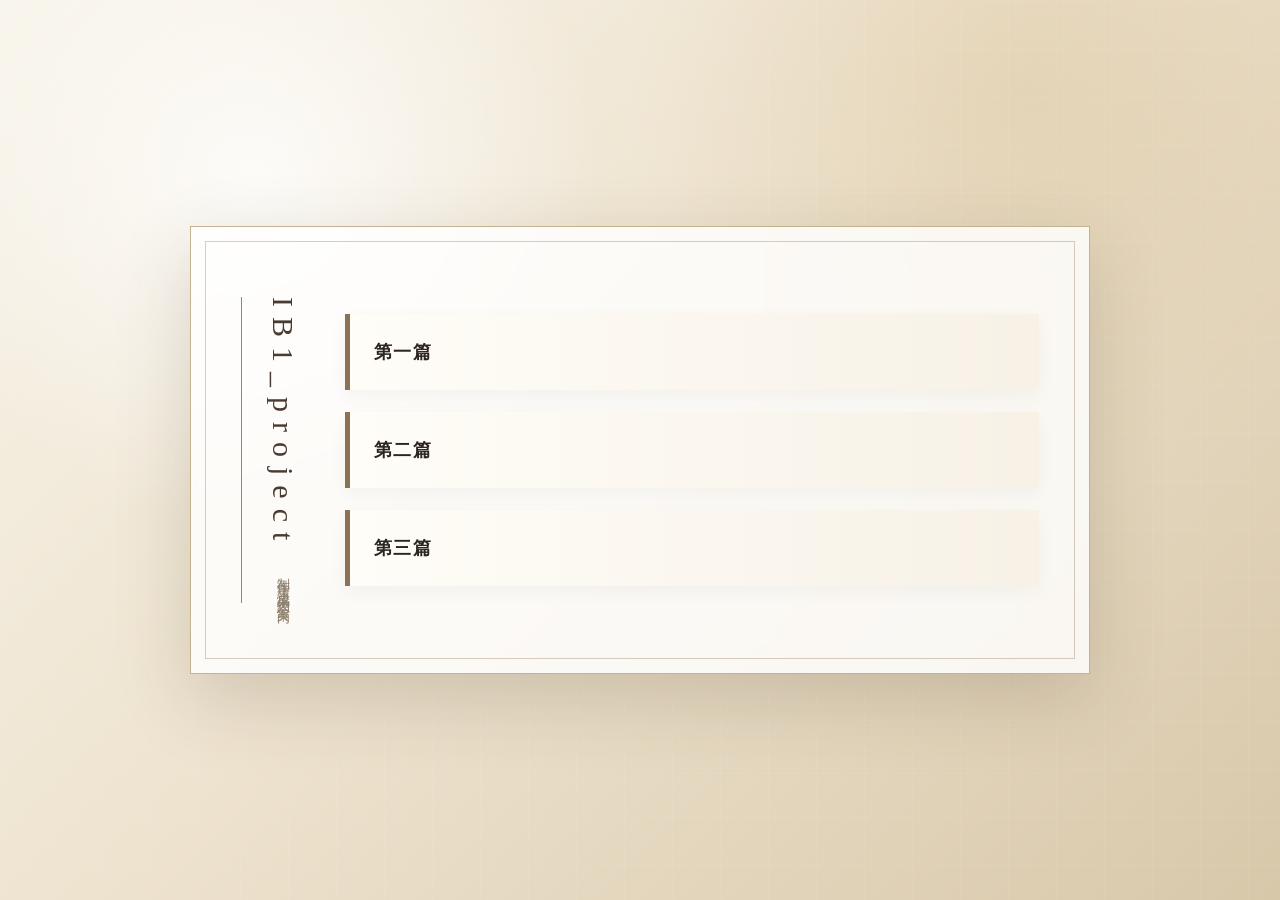
<file: index.html>
<!DOCTYPE html>
<html lang="ja">
<head>
<meta charset="UTF-8">
<meta name="viewport" content="width=device-width, initial-scale=1.0">
<title>IB1_project - 成果物一覧</title>

<style>
*{
    box-sizing:border-box;
    margin:0;
    padding:0;
}

body{
    min-height:100vh;
    font-family:"Yu Mincho","Hiragino Mincho ProN","MS Mincho",serif;
    color:#2c2520;
    display:flex;
    justify-content:center;
    align-items:center;
    padding:30px;
    background:
        radial-gradient(circle at 20% 20%, rgba(255,255,255,.8), transparent 28%),
        radial-gradient(circle at 80% 10%, rgba(214,190,145,.35), transparent 30%),
        linear-gradient(135deg,#f8f4ea 0%,#eee3cf 45%,#d8c8aa 100%);
}

body::before{
    content:"";
    position:fixed;
    inset:0;
    background:
        linear-gradient(90deg, rgba(255,255,255,.18) 1px, transparent 1px),
        linear-gradient(rgba(255,255,255,.15) 1px, transparent 1px);
    background-size:48px 48px;
    opacity:.35;
    pointer-events:none;
}

.container{
    position:relative;
    max-width:900px;
    width:100%;
    background:rgba(255,255,255,.82);
    border:1px solid #c4b391;
    padding:70px 50px;
    box-shadow:0 25px 70px rgba(71,55,35,.18);
    display:flex;
    gap:45px;
    backdrop-filter:blur(8px);
}

.container::before{
    content:"";
    position:absolute;
    inset:14px;
    border:1px solid rgba(138,115,85,.35);
    pointer-events:none;
}

.brand-area{
    writing-mode:vertical-rl;
    font-size:30px;
    letter-spacing:10px;
    border-left:1px double #9d8666;
    padding-left:24px;
    color:#4a3b32;
    z-index:1;
}

.brand-sub{
    font-size:13px;
    letter-spacing:3px;
    color:#8c7e6c;
    margin-left:12px;
}

.nav-area{
    flex:1;
    display:flex;
    flex-direction:column;
    justify-content:center;
    gap:22px;
    z-index:1;
}

.nav-link{
    display:block;
    padding:26px 24px;
    background:linear-gradient(90deg,#fffdf8,#f7f1e6);
    border-left:5px solid #8a7355;
    color:#2c2520;
    text-decoration:none;
    font-size:18px;
    font-weight:600;
    letter-spacing:.08em;
    transition:.35s;
    box-shadow:0 6px 18px rgba(0,0,0,.04);
}

.nav-link:hover{
    transform:translateX(8px);
    background:#fff;
    box-shadow:0 14px 28px rgba(80,60,35,.12);
}

.nav-link span{
    display:block;
    font-size:12px;
    color:#9a8a74;
    margin-top:7px;
    font-weight:normal;
    letter-spacing:.08em;
}

footer{
    margin-top:16px;
    font-size:11px;
    color:#9a8a74;
    letter-spacing:.18em;
    text-align:right;
}

@media(max-width:650px){
    .container{
        flex-direction:column;
        padding:45px 25px;
    }

    .brand-area{
        writing-mode:horizontal-tb;
        border-left:none;
        border-bottom:1px double #9d8666;
        padding-left:0;
        padding-bottom:20px;
        font-size:26px;
    }
}
</style>
</head>

<body>

<div class="container">
    <div class="brand-area">
        IB1_project
        <span class="brand-sub">制作実績・成果物総合案内</span>
    </div>

    <div class="nav-area">
        <a href="day1/index.html" class="nav-link">
            第一篇

        <a href="day2/index.html" class="nav-link">
            第二篇
      
        </a>

        <a href="day3/index.html" class="nav-link">
            第三篇
        </a>

    </div>
</div>

</body>
</html>
</file>
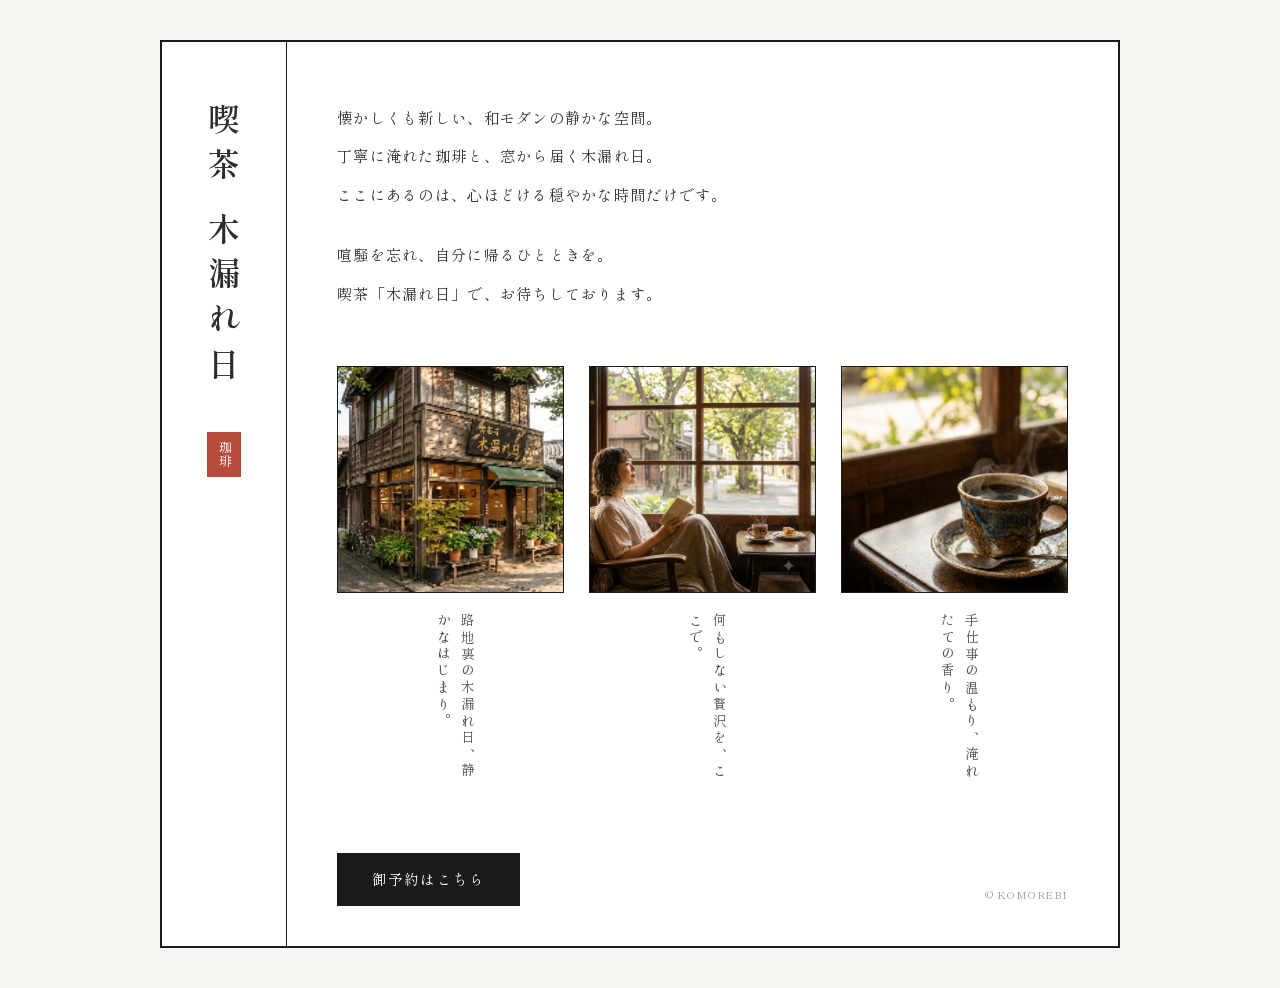
<file: day1/index.html>
<!DOCTYPE html>
<html lang="ja">
<head>
    <meta charset="UTF-8">
    <meta name="viewport" content="width=device-width, initial-scale=1.0">
    <title>喫茶 木漏れ日</title>
    <link rel="stylesheet" href="style.css">
    <link rel="preconnect" href="https://fonts.googleapis.com">
    <link rel="preconnect" href="https://fonts.gstatic.com" crossorigin>
    <link href="https://fonts.googleapis.com/css2?family=Shippori+Mincho:wght@400;600&display=swap" rel="stylesheet">
</head>
<body>

    <div class="site-container">
        
        <header class="shop-sidebar">
            <h1 class="shop-name">
                喫茶 木漏れ日
                <span class="shop-sub-badge">珈琲</span>
            </h1>
        </header>

        <main class="main-content">
            
            <section class="intro-section">
                <p>懐かしくも新しい、和モダンの静かな空間。</p>
                <p>丁寧に淹れた珈琲と、窓から届く木漏れ日。</p>
                <p>ここにあるのは、心ほどける穏やかな時間だけです。</p>
                
                <p class="intro-lead">喧騒を忘れ、自分に帰るひとときを。</p>
                <p>喫茶「木漏れ日」で、お待ちしております。</p>
            </section>

            <section class="gallery-section" aria-label="ギャラリー">
                <div class="gallery-grid">
                    
                    <article class="gallery-item">
                        <div class="image-box">
                            <img src="photo1.png" alt="喫茶木漏れ日の外観">
                        </div>
                        <p class="item-caption">路地裏の木漏れ日、静かなはじまり。</p>
                    </article>

                    <article class="gallery-item">
                        <div class="image-box">
                            <img src="photo2.png" alt="店内で読書を楽しむ様子">
                        </div>
                        <p class="item-caption">何もしない贅沢を、ここで。</p>
                    </article>

                    <article class="gallery-item">
                        <div class="image-box">
                            <img src="photo3.png" alt="淹れたての温かい珈琲">
                        </div>
                        <p class="item-caption">手仕事の温もり、淹れたての香り。</p>
                    </article>

                </div>
            </section>

            <div class="footer-controls">
                <a href="#reserve" class="btn-reservation">御予約はこちら</a>
                <small class="copyright">&copy; KOMOREBI</small>
            </div>

        </main>

    </div>

</body>
</html>
</file>
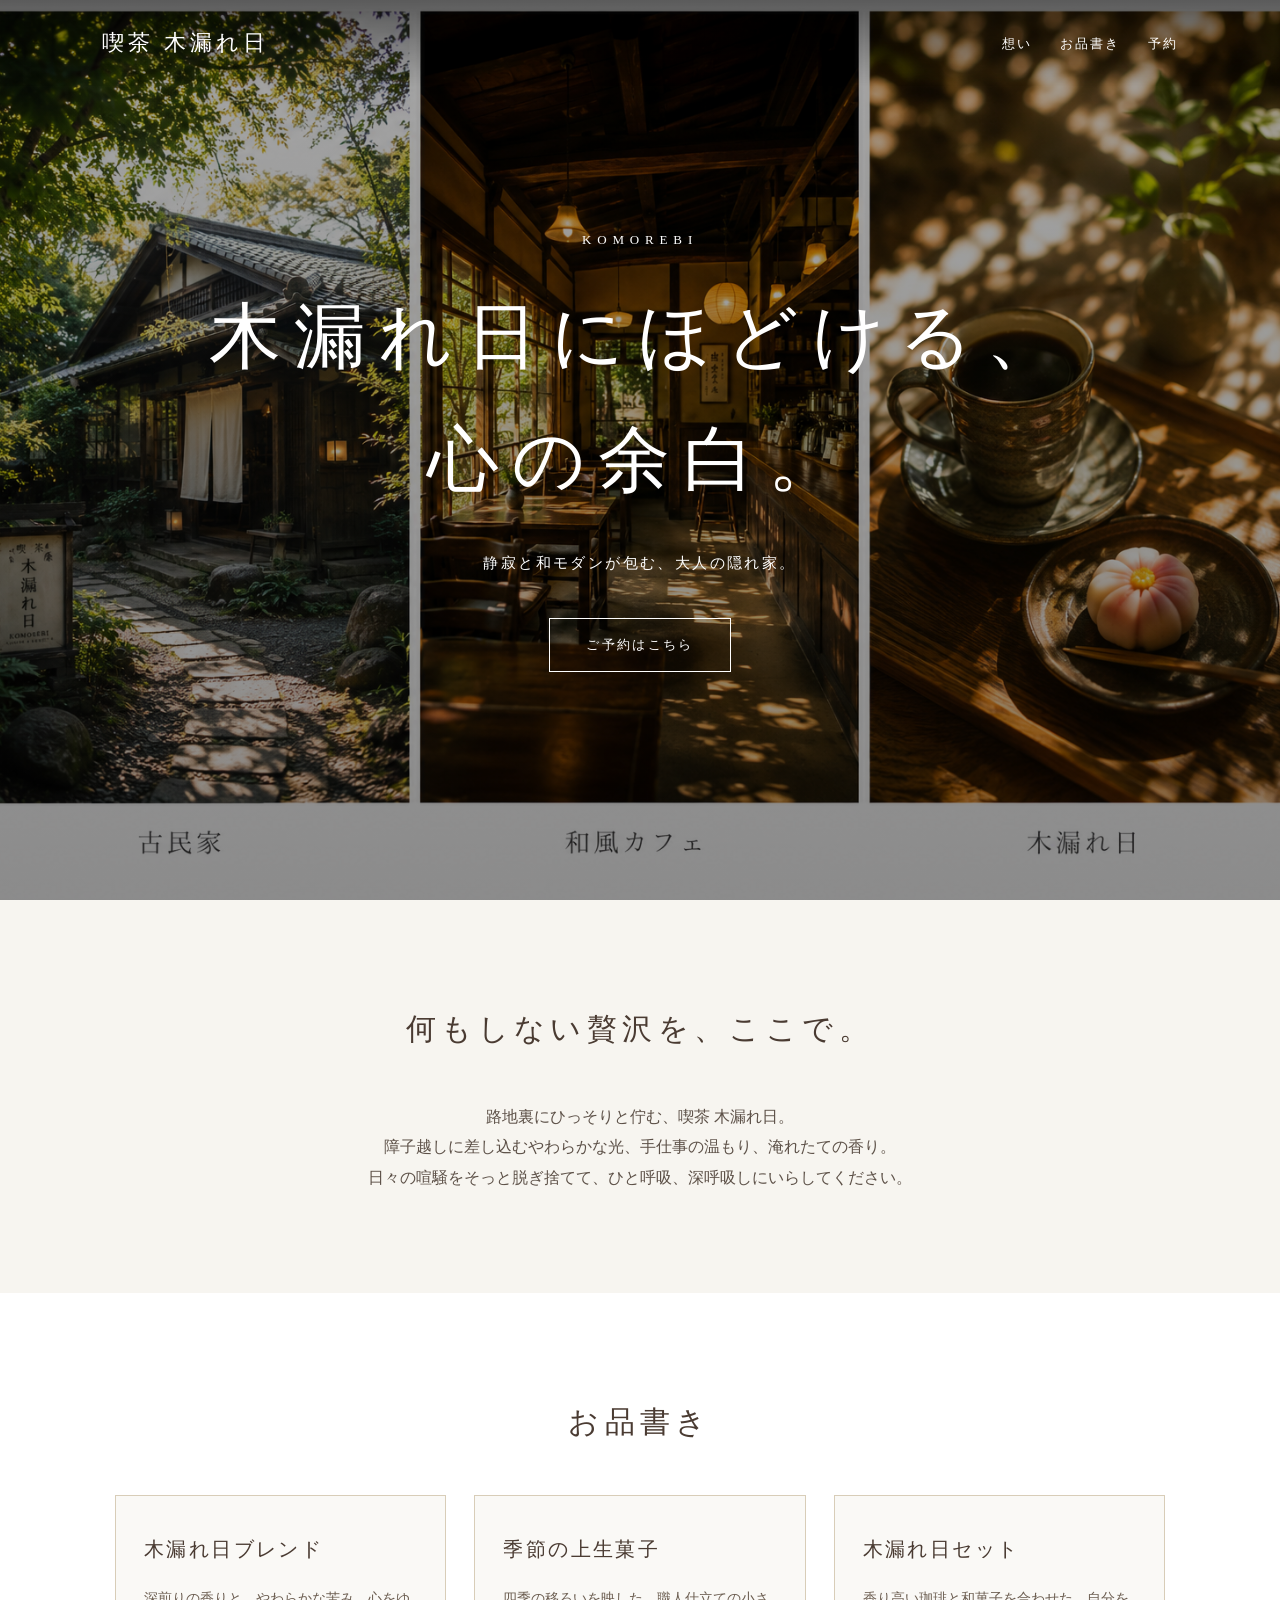
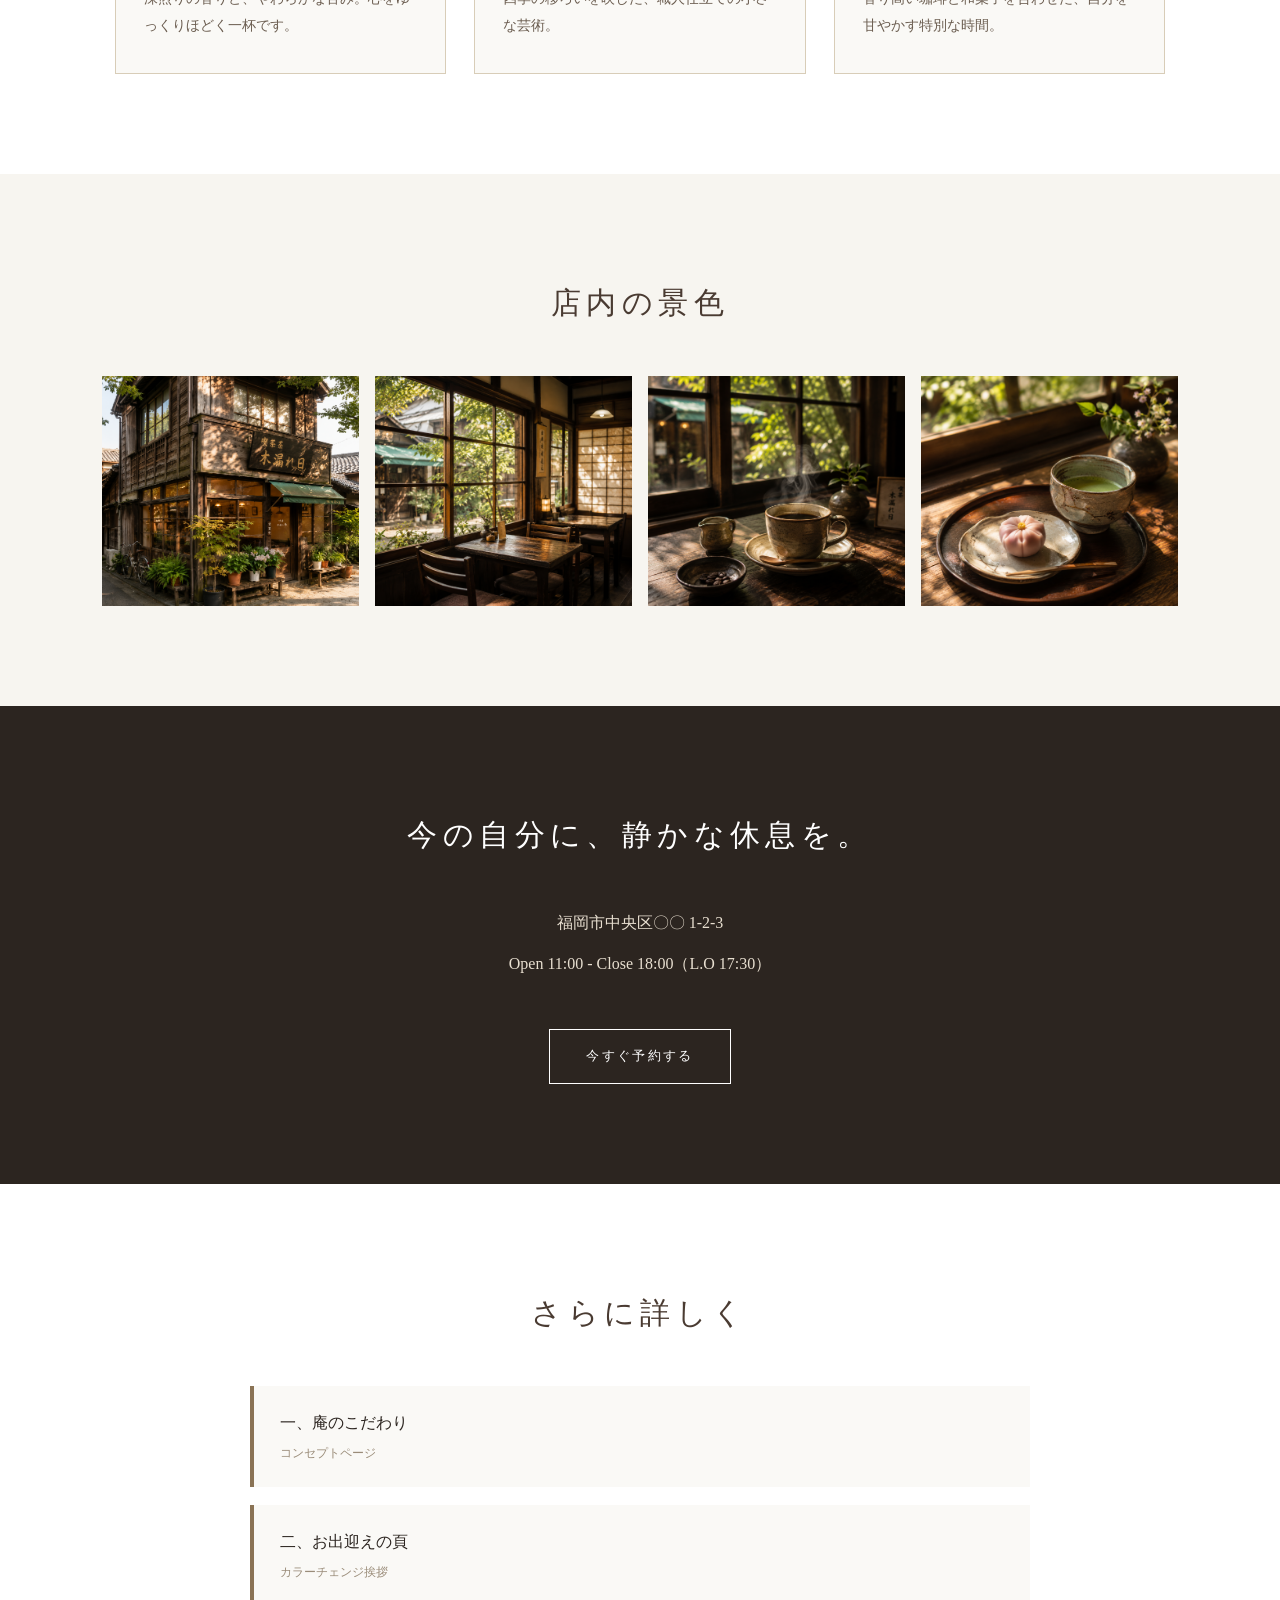
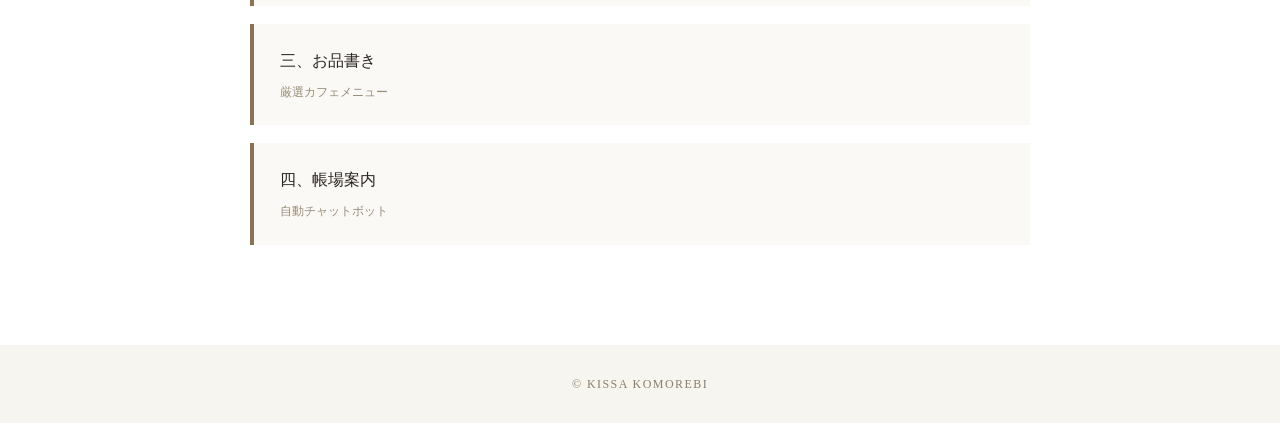
<file: day3/index.html>
<!DOCTYPE html>
<html lang="ja">
<head>
  <meta charset="UTF-8">
  <meta name="viewport" content="width=device-width, initial-scale=1.0">
  <title>喫茶 木漏れ日</title>
  <style>
    * {
      box-sizing: border-box;
      margin: 0;
      padding: 0;
    }

    body {
      font-family: 'Georgia', 'Times New Roman', 'Hiragino Mincho ProN', 'Yu Mincho', 'MS Mincho', serif;
      background-color: #f7f5f0;
      color: #2c2520;
      line-height: 1.9;
    }

    a {
      color: inherit;
      text-decoration: none;
    }

    header {
      position: fixed;
      top: 0;
      width: 100%;
      z-index: 10;
      padding: 22px 8%;
      display: flex;
      justify-content: space-between;
      align-items: center;
      color: #fff;
      background: linear-gradient(to bottom, rgba(0,0,0,0.45), rgba(0,0,0,0));
    }

    .logo {
      font-size: 22px;
      letter-spacing: 0.18em;
    }

    .header-nav a {
      margin-left: 24px;
      font-size: 13px;
      letter-spacing: 0.15em;
    }

    .hero {
      height: 100vh;
      background:
        linear-gradient(rgba(0,0,0,0.35), rgba(0,0,0,0.45)),
        url("hero.jpg") center/cover no-repeat;
      display: flex;
      justify-content: center;
      align-items: center;
      text-align: center;
      color: #fff;
      padding: 20px;
    }

    .hero-inner {
      animation: fadeIn 2s ease;
    }

    .hero-en {
      font-size: 13px;
      letter-spacing: 0.45em;
      margin-bottom: 24px;
    }

    .hero h1 {
      font-size: clamp(34px, 6vw, 72px);
      font-weight: normal;
      letter-spacing: 0.18em;
      line-height: 1.7;
      margin-bottom: 28px;
    }

    .hero-copy {
      font-size: 15px;
      letter-spacing: 0.16em;
    }

    .btn {
      display: inline-block;
      margin-top: 40px;
      padding: 14px 36px;
      border: 1px solid #fff;
      font-size: 13px;
      letter-spacing: 0.18em;
      transition: 0.3s;
    }

    .btn:hover {
      background-color: #fff;
      color: #2c2520;
    }

    section {
      padding: 100px 8%;
    }

    .section-title {
      text-align: center;
      font-size: 30px;
      font-weight: normal;
      letter-spacing: 0.18em;
      margin-bottom: 45px;
      color: #4a3b32;
    }

    .concept {
      background-color: #f7f5f0;
      text-align: center;
    }

    .concept p {
      max-width: 680px;
      margin: 0 auto;
      font-size: 16px;
      color: #5d5148;
    }

    .menu {
      background-color: #fff;
    }

    .menu-list {
      display: grid;
      grid-template-columns: repeat(3, 1fr);
      gap: 28px;
      max-width: 1050px;
      margin: 0 auto;
    }

    .menu-card {
      background-color: #faf9f6;
      border: 1px solid #d8cdb8;
      padding: 34px 28px;
      transition: 0.3s;
    }

    .menu-card:hover {
      transform: translateY(-6px);
      box-shadow: 0 12px 24px rgba(0,0,0,0.06);
    }

    .menu-card h3 {
      font-size: 20px;
      font-weight: normal;
      letter-spacing: 0.12em;
      margin-bottom: 18px;
      color: #4a3b32;
    }

    .menu-card p {
      font-size: 14px;
      color: #6b5d50;
    }

    .gallery {
      background-color: #f7f5f0;
    }

    .gallery-grid {
      display: grid;
      grid-template-columns: repeat(4, 1fr);
      gap: 16px;
      max-width: 1100px;
      margin: 0 auto;
    }

   .gallery-item {
  height: 230px;
  overflow: hidden;
  background-color: #d8cdb8;
}

.gallery-item img {
  width: 100%;
  height: 100%;
  display: block;
  object-fit: cover;
}

    .reserve {
      background-color: #2c2520;
      color: #fff;
      text-align: center;
    }

    .reserve .section-title {
      color: #fff;
    }

    .reserve p {
      margin-bottom: 10px;
      color: #e8dfd0;
    }

    .page-links {
      background-color: #fff;
    }

    .links {
      max-width: 780px;
      margin: 0 auto;
      display: grid;
      gap: 18px;
    }

    .link-card {
      padding: 22px 26px;
      border-left: 4px solid #8a7355;
      background-color: #faf9f6;
      transition: 0.3s;
    }

    .link-card:hover {
      background-color: #f4f1ea;
      transform: translateX(6px);
    }

    .link-card span {
      display: block;
      font-size: 12px;
      color: #9a8c79;
      margin-top: 4px;
    }

    footer {
      padding: 28px;
      text-align: center;
      font-size: 12px;
      color: #8c7e6c;
      background-color: #f7f5f0;
      letter-spacing: 0.12em;
    }

    @keyframes fadeIn {
      from {
        opacity: 0;
        transform: translateY(18px);
      }
      to {
        opacity: 1;
        transform: translateY(0);
      }
    }

    @media (max-width: 800px) {
      header {
        position: absolute;
        flex-direction: column;
        gap: 12px;
      }

      .header-nav a {
        margin: 0 8px;
      }

      .menu-list,
      .gallery-grid {
        grid-template-columns: 1fr;
      }

      section {
        padding: 80px 6%;
      }

      .hero h1 {
        letter-spacing: 0.08em;
      }
    }
  </style>
</head>

<body>

  <header>
    <div class="logo">喫茶 木漏れ日</div>
    <nav class="header-nav">
      <a href="#concept">想い</a>
      <a href="#menu">お品書き</a>
      <a href="#reserve">予約</a>
    </nav>
  </header>

  <section class="hero">
    <div class="hero-inner">
      <p class="hero-en">KOMOREBI</p>
      <h1>木漏れ日にほどける、<br>心の余白。</h1>
      <p class="hero-copy">静寂と和モダンが包む、大人の隠れ家。</p>
      <a href="#reserve" class="btn">ご予約はこちら</a>
    </div>
  </section>

  <section id="concept" class="concept">
    <h2 class="section-title">何もしない贅沢を、ここで。</h2>
    <p>
      路地裏にひっそりと佇む、喫茶 木漏れ日。<br>
      障子越しに差し込むやわらかな光、手仕事の温もり、淹れたての香り。<br>
      日々の喧騒をそっと脱ぎ捨てて、ひと呼吸、深呼吸しにいらしてください。
    </p>
  </section>

  <section id="menu" class="menu">
    <h2 class="section-title">お品書き</h2>

    <div class="menu-list">
      <div class="menu-card">
        <h3>木漏れ日ブレンド</h3>
        <p>深煎りの香りと、やわらかな苦み。心をゆっくりほどく一杯です。</p>
      </div>

      <div class="menu-card">
        <h3>季節の上生菓子</h3>
        <p>四季の移ろいを映した、職人仕立ての小さな芸術。</p>
      </div>

      <div class="menu-card">
        <h3>木漏れ日セット</h3>
        <p>香り高い珈琲と和菓子を合わせた、自分を甘やかす特別な時間。</p>
      </div>
    </div>
  </section>

  <section class="gallery">
    <h2 class="section-title">店内の景色</h2>

    <div class="gallery-grid">
  <div class="gallery-item">
    <img src="./kominka.jpg" alt="古民家外観">
  </div>

  <div class="gallery-item">
    <img src="./window.jpg" alt="窓際の席">
  </div>

  <div class="gallery-item">
    <img src="./coffee.jpg" alt="淹れたて珈琲">
  </div>

  <div class="gallery-item">
    <img src="./wagashi.jpg" alt="季節の和菓子">
  </div>
</div>
  </section>

  <section id="reserve" class="reserve">
    <h2 class="section-title">今の自分に、静かな休息を。</h2>
    <p>福岡市中央区〇〇 1-2-3</p>
    <p>Open 11:00 - Close 18:00（L.O 17:30）</p>
    <a href="#" class="btn">今すぐ予約する</a>
  </section>

  <section class="page-links">
    <h2 class="section-title">さらに詳しく</h2>

    <div class="links">
      <a href="about.html" class="link-card">
        一、庵のこだわり
        <span>コンセプトページ</span>
      </a>

      <a href="aisatu.html" class="link-card">
        二、お出迎えの頁
        <span>カラーチェンジ挨拶</span>
      </a>

      <a href="menu.html" class="link-card">
        三、お品書き
        <span>厳選カフェメニュー</span>
      </a>

      <a href="bot.html" class="link-card">
        四、帳場案内
        <span>自動チャットボット</span>
      </a>
    </div>
  </section>

  <footer>
    © KISSA KOMOREBI
  </footer>

</body>
</html>
</file>
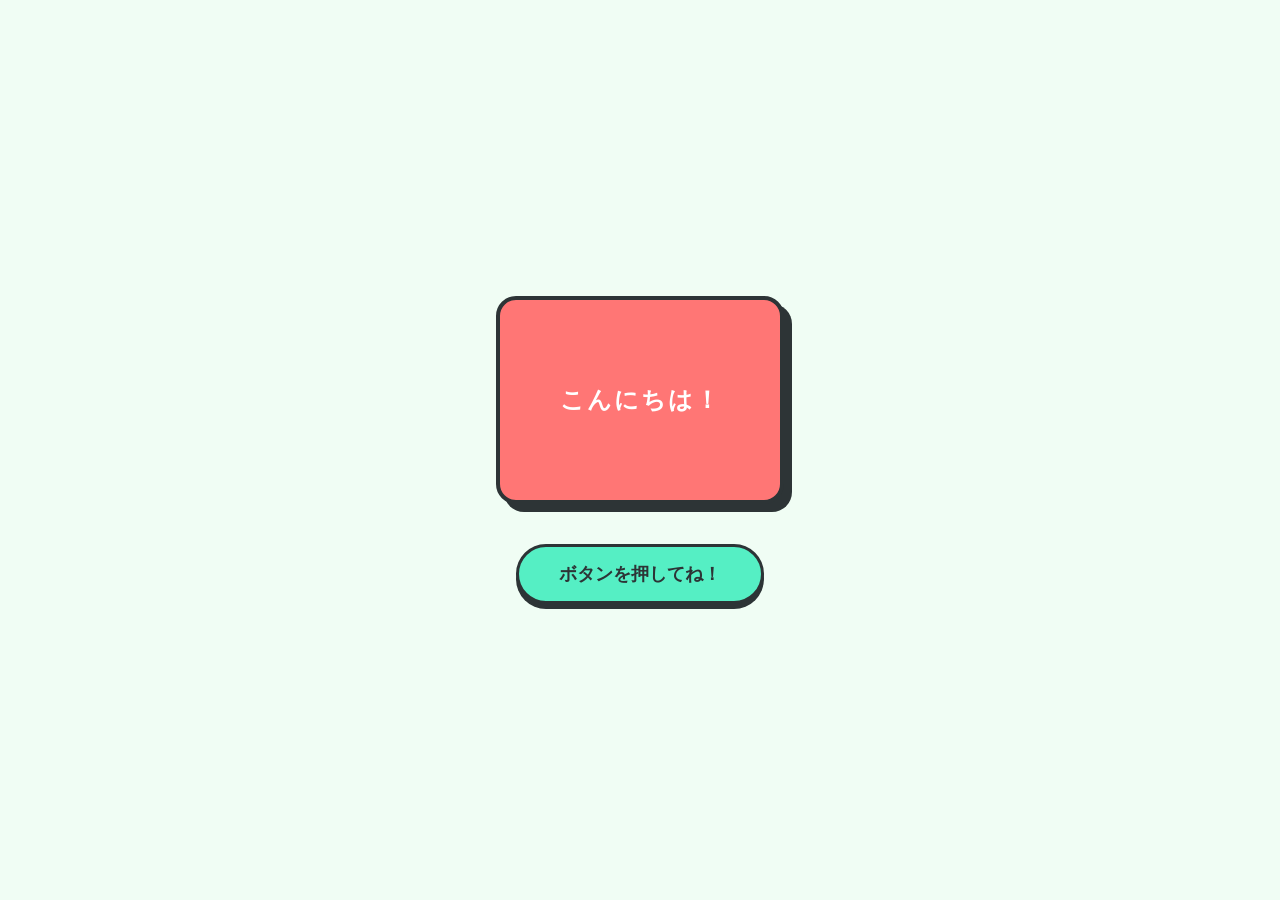
<file: aisatu.html>
<!DOCTYPE html>
<html lang="ja">
<head>
    <meta charset="UTF-8">
    <meta name="viewport" content="width=device-width, initial-scale=1.0">
    <title>ポップなカラーチェンジ</title>
    <style>
        /* 全体のレイアウト */
        body {
            font-family: 'Helvetica Neue', Arial, sans-serif;
            background-color: #f0fdf4; /* 爽やかな薄いミントグリーン */
            display: flex;
            flex-direction: column;
            align-items: center;
            justify-content: center;
            height: 100vh;
            margin: 0;
        }

        /* ポップな四角い箱のスタイル */
        #box {
            width: 280px;
            height: 200px;
            background-color: #ffed4a; /* 初期カラー：明るいイエロー（変更前もポップに！） */
            background-color: #ff7675; /* 初期カラー：可愛いコーラルピンク */
            border: 4px solid #2d3436; /* クッキリした黒い太枠でアメコミ風に */
            border-radius: 20px; /* 角を丸くしてキャッチーに */
            box-shadow: 8px 8px 0px #2d3436; /* 飛び出すような3D風の影 */
            
            display: flex;
            align-items: center;
            justify-content: center;
            
            font-size: 24px;
            font-weight: bold;
            color: #ffffff;
            text-align: center;
            letter-spacing: 2px;
            
            /* 変化を滑らかにするアニメーション効果 */
            transition: all 0.3s cubic-bezier(0.175, 0.885, 0.32, 1.275);
            margin-bottom: 40px;
        }

        /* ポップなボタンのスタイル */
        #change-btn {
            padding: 15px 40px;
            font-size: 18px;
            font-weight: bold;
            color: #2d3436;
            background-color: #55efc4; /* ミントブルー */
            border: 3px solid #2d3436;
            border-radius: 30px;
            box-shadow: 0px 5px 0px #2d3436;
            cursor: pointer;
            outline: none;
            transition: all 0.1s ease;
        }

        /* ボタンを押したときの動き */
        #change-btn:active {
            transform: translateY(5px);
            box-shadow: 0px 0px 0px #2d3436;
        }
    </style>
</head>
<body>

    <div id="box">こんにちは！</div>

    <button id="change-btn">ボタンを押してね！</button>

    <script>
        // 画面の要素（箱とボタン）を取得する
        const box = document.getElementById('box');
        const button = document.getElementById('change-btn');

        // ボタンがクリックされたときの処理
        button.addEventListener('click', () => {
            // 箱の背景色を黄色に、文字色をクッキリした黒に変更
            box.style.backgroundColor = '#ffeaa7'; 
            box.style.color = '#2d3436';
            
            // 箱のテキストを変更
            box.textContent = 'いらっしゃいませ！';
            
            // ちょっとした遊び心：箱を少し大きくする
            box.style.transform = 'scale(1.05)';
        });
    </script>

</body>
</html>
</file>
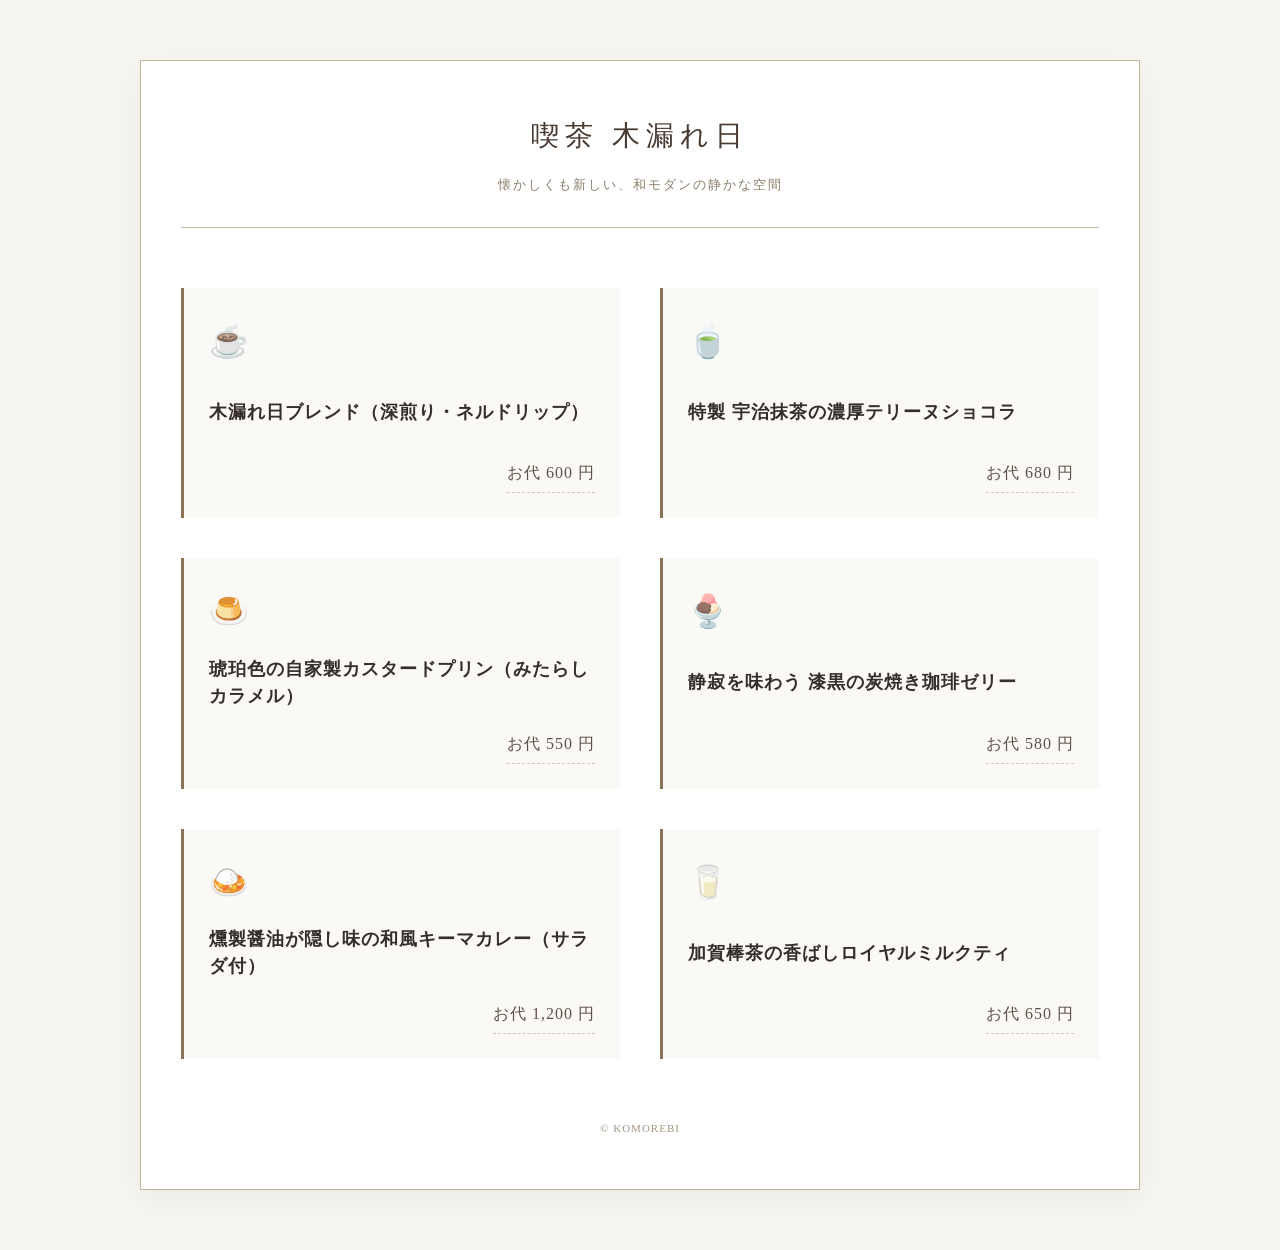
<file: menu.html>
<!DOCTYPE html>
<html lang="ja">
<head>
    <meta charset="UTF-8">
    <meta name="viewport" content="width=device-width, initial-scale=1.0">
    <title>喫茶 木漏れ日 - お品書き</title>
    <style>
        /* 全体の設定 */
        * {
            box-sizing: border-box;
            margin: 0;
            padding: 0;
        }

        body {
            font-family: 'Georgia', 'Times New Roman', 'Hiragino Mincho ProN', 'MS Mincho', serif;
            background-color: #f7f5f0; /* 落ち着いた和紙のような生成り色 */
            color: #2c2520; /* 深みのあるセピアブラック */
            padding: 60px 20px;
            line-height: 1.8;
        }

        /* 外枠（縦書きの静けさを引き立てる端正な細枠） */
        .wrapper {
            max-width: 1000px;
            margin: 0 auto;
            border: 1px solid #c2b69d;
            padding: 50px 40px;
            background-color: #ffffff;
            box-shadow: 0 10px 30px rgba(0, 0, 0, 0.05);
        }

        /* ヘッダーエリア */
        header {
            text-align: center;
            margin-bottom: 60px;
            border-bottom: 1px double #c2b69d;
            padding-bottom: 30px;
        }

        header h1 {
            font-size: 28px;
            font-weight: normal;
            color: #4a3b32;
            letter-spacing: 6px;
            margin-bottom: 12px;
        }

        header p {
            font-size: 13px;
            color: #8c7e6c;
            letter-spacing: 2px;
        }

        /* メニューのグリッドコンテナ */
        .menu-container {
            display: grid;
            grid-template-columns: repeat(auto-fit, minmax(280px, 1fr));
            gap: 40px;
        }

        /* 和モダンなメニューカード */
        .menu-card {
            background-color: #faf9f6;
            border-left: 3px solid #8a7355; /* 落ち着いた真鍮・木目色のアクセントライン */
            padding: 25px;
            transition: all 0.3s ease;
            display: flex;
            flex-direction: column;
            justify-content: space-between;
        }

        /* 凛とした佇まいのホバーエフェクト */
        .menu-card:hover {
            transform: translateY(-3px);
            background-color: #f4f1ea;
            box-shadow: 0 6px 15px rgba(0, 0, 0, 0.03);
        }

        /* 上部エリア（アイコンと名前） */
        .card-top {
            margin-bottom: 20px;
        }

        /* 上品なアイコン */
        .menu-icon {
            font-size: 32px;
            margin-bottom: 15px;
            opacity: 0.85;
        }

        /* メニュー名 */
        .menu-name {
            font-size: 18px;
            font-weight: 600;
            color: #362e2b;
            letter-spacing: 1px;
            line-height: 1.5;
            min-height: 54px; /* 2行になっても美しく揃うように固定 */
            display: flex;
            align-items: center;
        }

        /* 下部エリア（価格） */
        .card-bottom {
            text-align: right;
        }

        /* すっきりとした価格表示 */
        .menu-price {
            font-size: 16px;
            color: #615249;
            letter-spacing: 1px;
            border-bottom: 1px dashed #d1c7bd;
            padding-bottom: 4px;
            display: inline-block;
        }

        /* フッター（コピーライト） */
        footer {
            text-align: center;
            margin-top: 60px;
            font-size: 11px;
            color: #a39684;
            letter-spacing: 1px;
        }
    </style>
</head>
<body>

    <div class="wrapper">
        <header>
            <h1>喫茶 木漏れ日</h1>
            <p>懐かしくも新しい、和モダンの静かな空間</p>
        </header>

        <main class="menu-container" id="menu-gallery"></main>

        <footer>
            © KOMOREBI
        </footer>
    </div>

    <script>
        // 1. 喫茶「木漏れ日」の和モダンなメニューデータ（JSON形式の配列）
        const menuData = [
            {
                "name": "木漏れ日ブレンド（深煎り・ネルドリップ）",
                "price": 600,
                "icon": "☕"
            },
            {
                "name": "特製 宇治抹茶の濃厚テリーヌショコラ",
                "price": 680,
                "icon": "🍵"
            },
            {
                "name": "琥珀色の自家製カスタードプリン（みたらしカラメル）",
                "price": 550,
                "icon": "🍮"
            },
            {
                "name": "静寂を味わう 漆黒の炭焼き珈琲ゼリー",
                "price": 580,
                "icon": "🍨"
            },
            {
                "name": "燻製醤油が隠し味の和風キーマカレー（サラダ付）",
                "price": 1200,
                "icon": "🍛"
            },
            {
                "name": "加賀棒茶の香ばしロイヤルミルクティ",
                "price": 650,
                "icon": "🥛"
            }
        ];

        // 2. HTMLを出力するコンテナを取得
        const gallery = document.getElementById('menu-gallery');

        // 3. for文を使ってデータをカード形式で展開
        for (let i = 0; i < menuData.length; i++) {
            const item = menuData[i];

            // カードとなるdiv要素を作成
            const card = document.createElement('div');
            card.classList.add('menu-card');

            // 落ち着いた雰囲気に合わせて内部HTMLを組み立て
            card.innerHTML = `
                <div class="card-top">
                    <div class="menu-icon">${item.icon}</div>
                    <div class="menu-name">${item.name}</div>
                </div>
                <div class="card-bottom">
                    <div class="menu-price">お代 ${item.price.toLocaleString()} 円</div>
                </div>
            `;

            // コンテナにカードを追加
            gallery.appendChild(card);
        }
    </script>

</body>
</html>
</file>
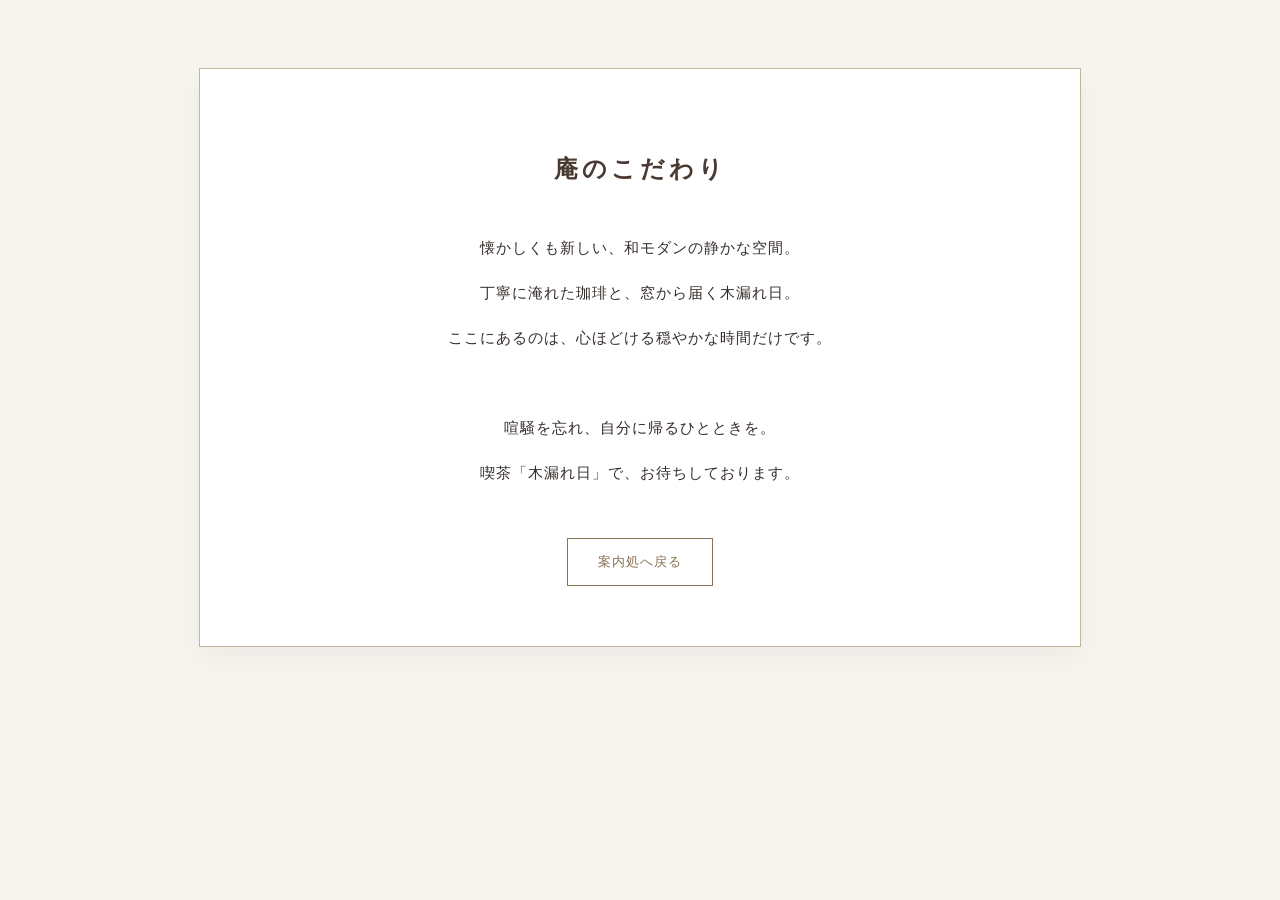
<file: day2/about.html>
<!DOCTYPE html>
<html lang="ja">
<head>
    <meta charset="UTF-8">
    <meta name="viewport" content="width=device-width, initial-scale=1.0">
    <title>庵のこだわり - 喫茶 木漏れ日</title>
    <style>
        body {
            font-family: 'Georgia', 'Times New Roman', 'Hiragino Mincho ProN', 'MS Mincho', serif;
            background-color: #f7f5f0;
            color: #2c2520;
            padding: 60px 20px;
            line-height: 2;
        }
        .wrapper {
            max-width: 800px;
            margin: 0 auto;
            border: 1px solid #c2b69d;
            padding: 60px 40px;
            background-color: #ffffff;
            box-shadow: 0 10px 30px rgba(0, 0, 0, 0.05);
            text-align: center;
        }
        h1 {
            font-size: 24px;
            color: #4a3b32;
            margin-bottom: 40px;
            letter-spacing: 4px;
        }
        .concept-text {
            font-size: 15px;
            letter-spacing: 1px;
            margin-bottom: 50px;
            color: #362e2b;
        }
        .back-btn {
            display: inline-block;
            padding: 10px 30px;
            border: 1px solid #8a7355;
            color: #8a7355;
            text-decoration: none;
            font-size: 13px;
            letter-spacing: 1px;
            transition: all 0.3s ease;
        }
        .back-btn:hover {
            background-color: #8a7355;
            color: #ffffff;
        }
    </style>
</head>
<body>
    <div class="wrapper">
        <h1>庵のこだわり</h1>
        <div class="concept-text">
            <p>懐かしくも新しい、和モダンの静かな空間。</p>
            <p>丁寧に淹れた珈琲と、窓から届く木漏れ日。</p>
            <p>ここにあるのは、心ほどける穏やかな時間だけです。</p>
            <br>
            <p>喧騒を忘れ、自分に帰るひとときを。</p>
            <p>喫茶「木漏れ日」で、お待ちしております。</p>
        </div>
        <a href="index.html" class="back-btn">案内処へ戻る</a>
    </div>
</body>
</html>
</file>
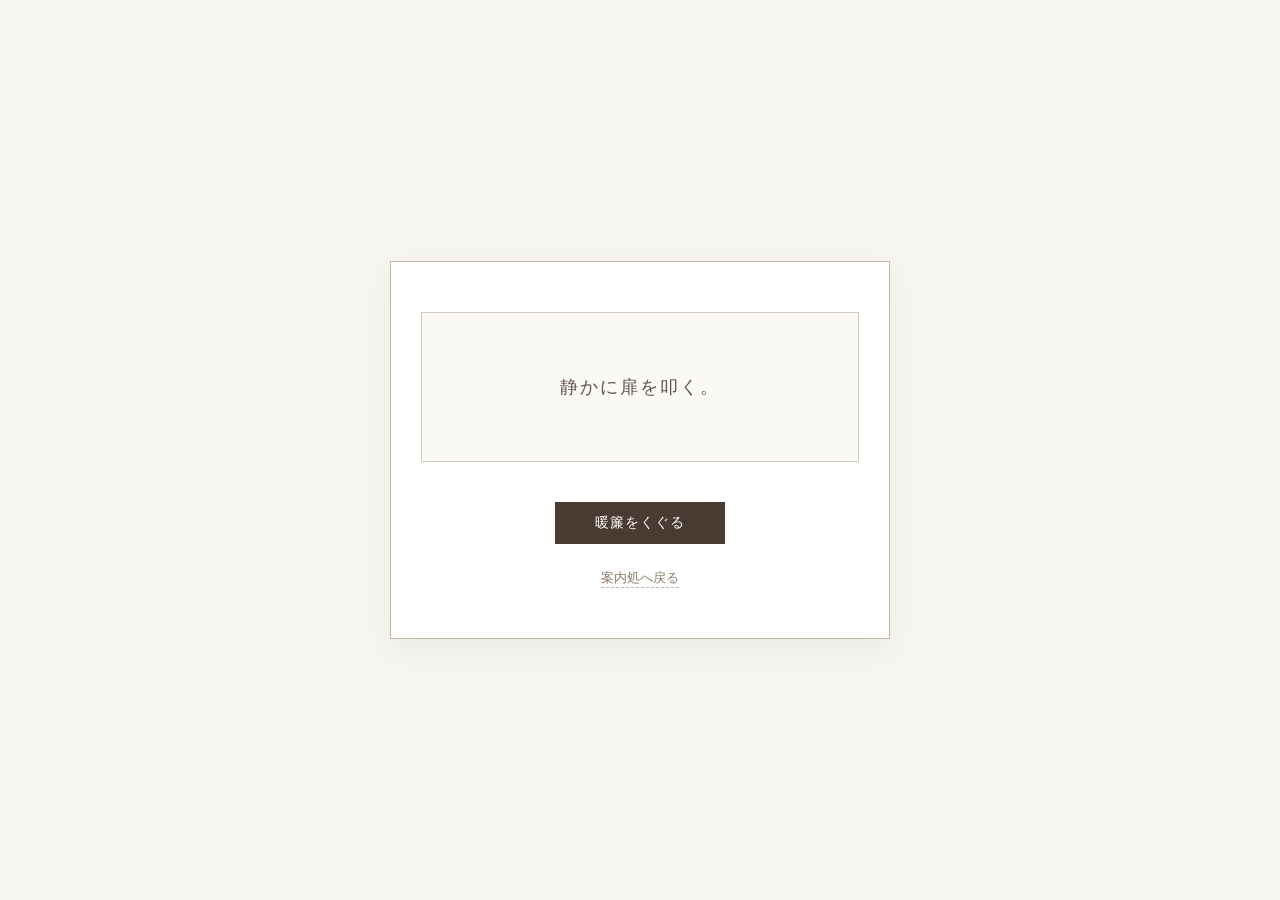
<file: day2/aisatu.html>
<!DOCTYPE html>
<html lang="ja">
<head>
    <meta charset="UTF-8">
    <meta name="viewport" content="width=device-width, initial-scale=1.0">
    <title>お出迎え - 喫茶 木漏れ日</title>
    <style>
        * {
            box-sizing: border-box;
            margin: 0;
            padding: 0;
        }

        body {
            font-family: 'Georgia', 'Times New Roman', 'Hiragino Mincho ProN', 'MS Mincho', serif;
            background-color: #f7f5f0;
            color: #2c2520;
            display: flex;
            justify-content: center;
            align-items: center;
            height: 100vh;
            margin: 0;
        }

        .wrapper {
            max-width: 500px;
            width: 100%;
            border: 1px solid #c2b69d;
            padding: 50px 30px;
            background-color: #ffffff;
            box-shadow: 0 10px 30px rgba(0,0,0,0.05);
            text-align: center;
        }

        /* 和風の格子や佇まいをイメージしたプレーンな箱 */
        #box {
            width: 100%;
            height: 150px;
            background-color: #faf9f6;
            border: 1px solid #d1c7bd;
            display: flex;
            align-items: center;
            justify-content: center;
            font-size: 18px;
            letter-spacing: 2px;
            color: #615249;
            margin-bottom: 40px;
            transition: all 0.5s cubic-bezier(0.25, 1, 0.5, 1);
        }

        .btn-group {
            display: flex;
            flex-direction: column;
            align-items: center;
            gap: 25px;
        }

        /* 上品な和モダンボタン */
        #change-btn {
            padding: 12px 40px;
            font-family: inherit;
            font-size: 14px;
            color: #ffffff;
            background-color: #4a3b32;
            border: none;
            cursor: pointer;
            letter-spacing: 1px;
            transition: background-color 0.3s;
        }

        #change-btn:hover { 
            background-color: #615249; 
        }

        /* 案内処へ戻るリンク */
        .back-btn {
            font-size: 13px;
            color: #8c7e6c;
            text-decoration: none;
            border-bottom: 1px dashed #c2b69d;
            transition: color 0.3s;
        }
        .back-btn:hover {
            color: #4a3b32;
        }
    </style>
</head>
<body>

    <div class="wrapper">
        <div id="box">静かに扉を叩く。</div>
        
        <div class="btn-group">
            <button id="change-btn">暖簾をくぐる</button>
            <a href="index.html" class="back-btn">案内処へ戻る</a>
        </div>
    </div>

    <script>
        const box = document.getElementById('box');
        const button = document.getElementById('change-btn');

        button.addEventListener('click', () => {
            // 背景を温かみのある木漏れ日（薄黄色）に、文字をいらっしゃいませに変更
            box.style.backgroundColor = '#ffeaa7'; 
            box.style.color = '#2c2520';
            box.style.borderColor = '#8a7355';
            box.textContent = 'いらっしゃいませ！';
            
            // オリジナリティエフェクト：少し文字を強調
            box.style.fontWeight = 'bold';
        });
    </script>

</body>
</html>
</file>
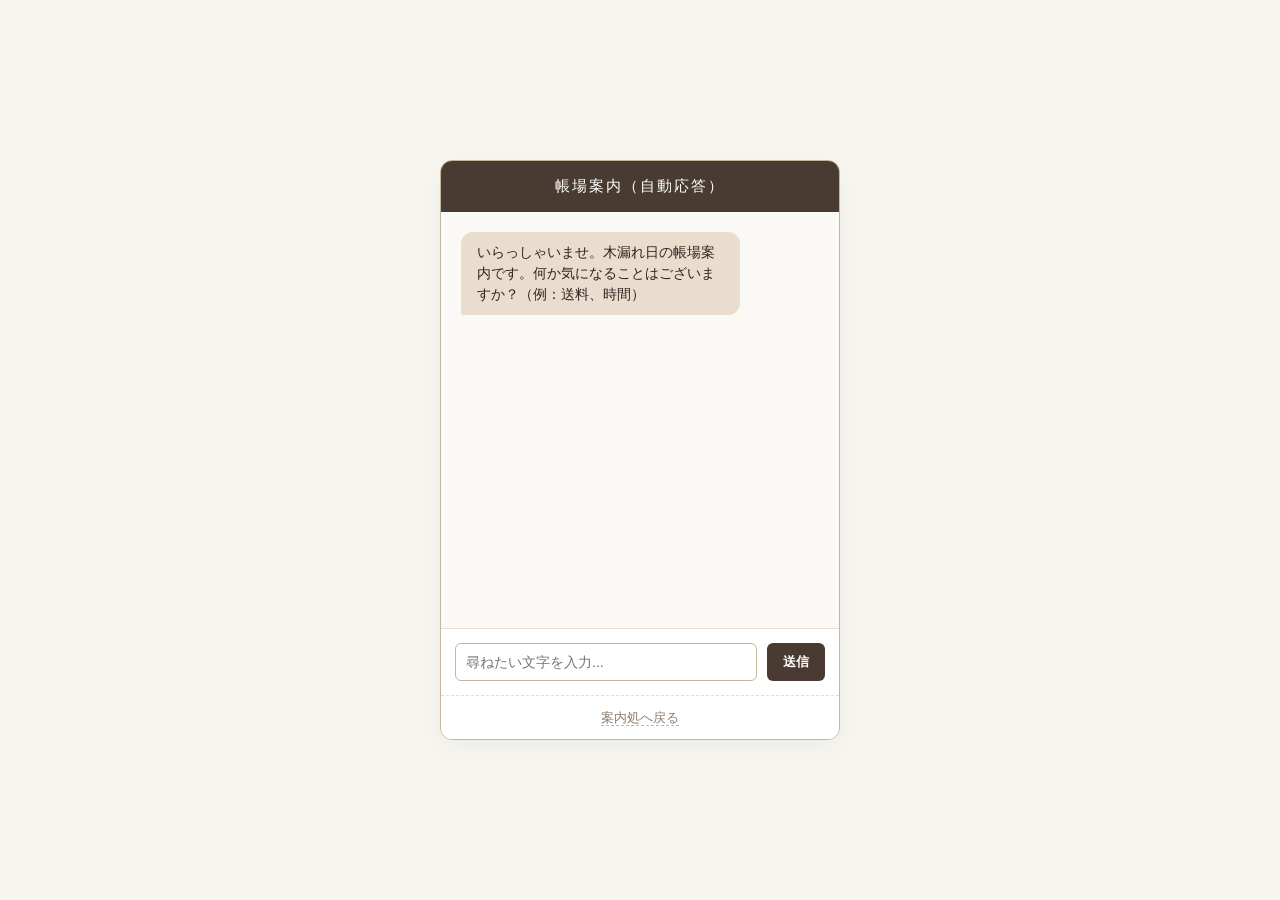
<file: day2/bot.html>
<!DOCTYPE html>
<html lang="ja">
<head>
    <meta charset="UTF-8">
    <meta name="viewport" content="width=device-width, initial-scale=1.0">
    <title>帳場案内 - 喫茶 木漏れ日</title>
    <style>
        * {
            box-sizing: border-box;
            margin: 0;
            padding: 0;
        }

        body {
            font-family: 'Helvetica Neue', Arial, 'Hiragino Kaku Gothic ProN', sans-serif;
            background-color: #f7f5f0;
            color: #2c2520;
            display: flex;
            justify-content: center;
            align-items: center;
            height: 100vh;
            margin: 0;
        }

        .chat-card {
            width: 400px;
            height: 580px;
            background: #ffffff;
            border: 1px solid #c2b69d;
            border-radius: 12px;
            box-shadow: 0 8px 24px rgba(0,0,0,0.04);
            display: flex;
            flex-direction: column;
            overflow: hidden;
        }

        .chat-header {
            background-color: #4a3b32;
            color: #ffffff;
            padding: 16px;
            text-align: center;
            font-family: 'Georgia', serif;
            letter-spacing: 2px;
            font-size: 15px;
        }

        #chat-history {
            flex: 1;
            padding: 20px;
            overflow-y: auto;
            background-color: #faf9f6;
            display: flex;
            flex-direction: column;
            gap: 14px;
        }

        .bubble {
            max-width: 78%;
            padding: 10px 16px;
            border-radius: 12px;
            font-size: 14px;
            line-height: 1.5;
        }

        .user-container {
            display: flex;
            justify-content: flex-end;
        }
        .user-bubble {
            background-color: #8a7355;
            color: #ffffff;
            border-bottom-right-radius: 2px;
        }

        .bot-container {
            display: flex;
            justify-content: flex-start;
        }
        .bot-bubble {
            background-color: #eaddcd;
            color: #2c2520;
            border-bottom-left-radius: 2px;
        }

        .chat-input-area {
            padding: 14px;
            background: #ffffff;
            border-top: 1px solid #eaddcd;
            display: flex;
            gap: 10px;
        }

        #chat-input {
            flex: 1;
            padding: 10px;
            border: 1px solid #c2b69d;
            border-radius: 6px;
            outline: none;
            font-size: 14px;
        }

        .send-btn {
            background-color: #4a3b32;
            color: white;
            border: none;
            padding: 0 16px;
            border-radius: 6px;
            cursor: pointer;
            font-weight: bold;
            font-size: 13px;
        }
        .send-btn:hover {
            background-color: #615249;
        }

        /* 戻るエリア */
        .back-area {
            text-align: center;
            padding: 12px;
            background: #ffffff;
            border-top: 1px dashed #eaddcd;
        }
        .back-link {
            font-size: 13px;
            color: #8c7e6c;
            text-decoration: none;
            border-bottom: 1px dashed #c2b69d;
        }
    </style>
</head>
<body>

    <div class="chat-card">
        <div class="chat-header">帳場案内（自動応答）</div>
        
        <div id="chat-history">
            <div class="bot-container">
                <div class="bot-bubble bubble">いらっしゃいませ。木漏れ日の帳場案内です。何か気になることはございますか？（例：送料、時間）</div>
            </div>
        </div>

        <div class="chat-input-area">
            <input type="text" id="chat-input" placeholder="尋ねたい文字を入力...">
            <button class="send-btn" id="submit-btn">送信</button>
        </div>

        <div class="back-area">
            <a href="index.html" class="back-link">案内処へ戻る</a>
        </div>
    </div>

    <script>
        const chatInput = document.getElementById('chat-input');
        const submitBtn = document.getElementById('submit-btn');
        const chatHistory = document.getElementById('chat-history');

        function sendMessage() {
            const text = chatInput.value.trim();
            if (!text) return;

            // 1. ユーザーメッセージを生成して表示
            const userContainer = document.createElement('div');
            userContainer.className = "user-container";
            const userBubble = document.createElement('div');
            userBubble.className = "user-bubble bubble";
            userBubble.textContent = text;
            userContainer.appendChild(userBubble);
            chatHistory.appendChild(userContainer);

            chatInput.value = '';
            chatHistory.scrollTop = chatHistory.scrollHeight;

            // 2. 教材に準拠した条件分岐 (Logic)
            setTimeout(() => {
                let response = "担当者にお繋ぎします 🙇‍";
                if (text.includes("送料")) {
                    response = "全国一律500円です 🚚";
                } else if (text.includes("時間")) {
                    response = "9:00〜18:00です ⏰";
                }

                // ボットのメッセージを表示
                const botContainer = document.createElement('div');
                botContainer.className = "bot-container";
                const botBubble = document.createElement('div');
                botBubble.className = "bot-bubble bubble";
                botBubble.textContent = response;
                botContainer.appendChild(botBubble);
                chatHistory.appendChild(botContainer);

                chatHistory.scrollTop = chatHistory.scrollHeight;
            }, 600);
        }

        // クリックとEnterキーの紐付け
        submitBtn.addEventListener('click', sendMessage);
        chatInput.addEventListener('keypress', function(e) {
            if (e.key === 'Enter') {
                sendMessage();
            }
        });
    </script>

</body>
</html>
</file>
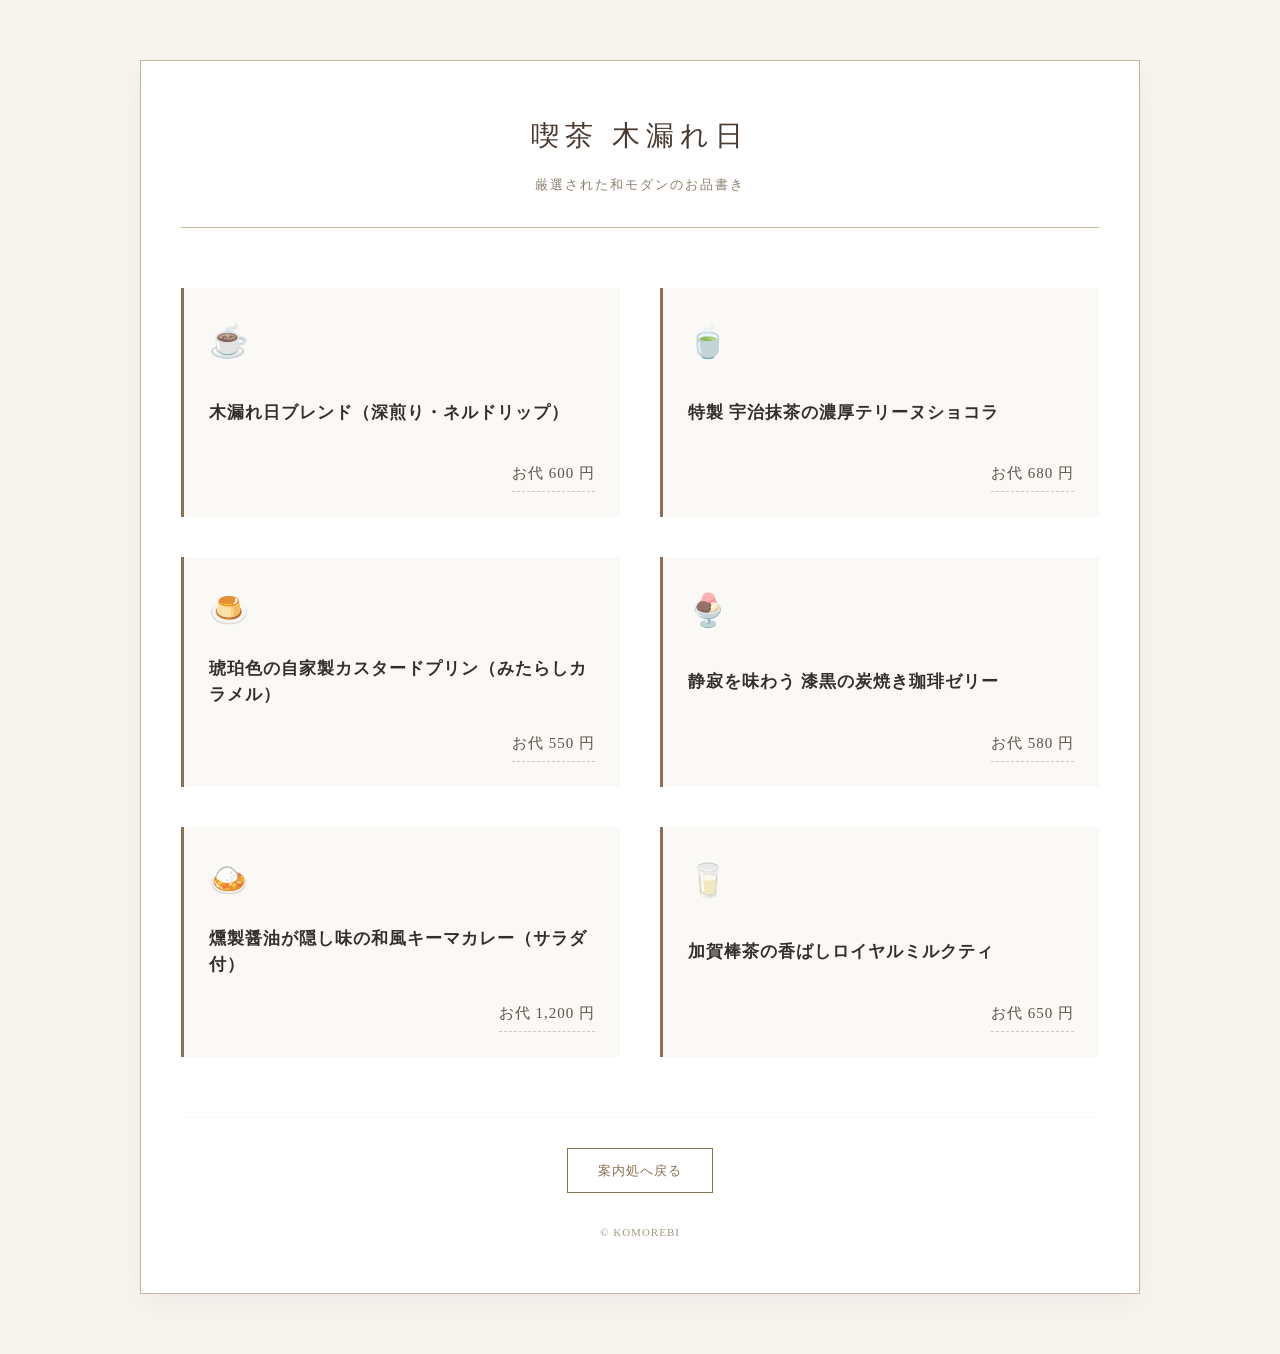
<file: day2/menu.html>
<!DOCTYPE html>
<html lang="ja">
<head>
    <meta charset="UTF-8">
    <meta name="viewport" content="width=device-width, initial-scale=1.0">
    <title>お品書き - 喫茶 木漏れ日</title>
    <style>
        * {
            box-sizing: border-box;
            margin: 0;
            padding: 0;
        }

        body {
            font-family: 'Georgia', 'Times New Roman', 'Hiragino Mincho ProN', 'MS Mincho', serif;
            background-color: #f7f5f0;
            color: #2c2520;
            padding: 60px 20px;
            line-height: 1.8;
        }

        .wrapper {
            max-width: 1000px;
            margin: 0 auto;
            border: 1px solid #c2b69d;
            padding: 50px 40px;
            background-color: #ffffff;
            box-shadow: 0 10px 30px rgba(0, 0, 0, 0.05);
        }

        header {
            text-align: center;
            margin-bottom: 60px;
            border-bottom: 1px double #c2b69d;
            padding-bottom: 30px;
        }

        header h1 {
            font-size: 28px;
            font-weight: normal;
            color: #4a3b32;
            letter-spacing: 6px;
            margin-bottom: 12px;
        }

        header p {
            font-size: 13px;
            color: #8c7e6c;
            letter-spacing: 2px;
        }

        .menu-container {
            display: grid;
            grid-template-columns: repeat(auto-fit, minmax(280px, 1fr));
            gap: 40px;
        }

        .menu-card {
            background-color: #faf9f6;
            border-left: 3px solid #8a7355; /* 上品なアクセントライン */
            padding: 25px;
            transition: all 0.3s ease;
            display: flex;
            flex-direction: column;
            justify-content: space-between;
        }

        .menu-card:hover {
            transform: translateY(-3px);
            background-color: #f4f1ea;
            box-shadow: 0 6px 15px rgba(0, 0, 0, 0.03);
        }

        .card-top {
            margin-bottom: 20px;
        }

        .menu-icon {
            font-size: 32px;
            margin-bottom: 15px;
            opacity: 0.85;
        }

        .menu-name {
            font-size: 17px;
            font-weight: 600;
            color: #362e2b;
            letter-spacing: 1px;
            line-height: 1.5;
            min-height: 54px;
            display: flex;
            align-items: center;
        }

        .card-bottom {
            text-align: right;
        }

        .menu-price {
            font-size: 15px;
            color: #615249;
            letter-spacing: 1px;
            border-bottom: 1px dashed #d1c7bd;
            padding-bottom: 4px;
            display: inline-block;
        }

        /* 下部の操作エリア */
        .action-area {
            text-align: center;
            margin-top: 60px;
            border-top: 1px solid #faf9f6;
            padding-top: 30px;
        }

        .back-btn {
            display: inline-block;
            padding: 10px 30px;
            border: 1px solid #8a7355;
            color: #8a7355;
            text-decoration: none;
            font-size: 13px;
            letter-spacing: 1px;
            transition: all 0.3s ease;
        }

        .back-btn:hover {
            background-color: #8a7355;
            color: #ffffff;
        }

        footer {
            text-align: center;
            margin-top: 30px;
            font-size: 11px;
            color: #a39684;
            letter-spacing: 1px;
        }
    </style>
</head>
<body>

    <div class="wrapper">
        <header>
            <h1>喫茶 木漏れ日</h1>
            <p>厳選された和モダンのお品書き</p>
        </header>

        <main class="menu-container" id="menu-gallery"></main>

        <div class="action-area">
            <a href="index.html" class="back-btn">案内処へ戻る</a>
        </div>

        <footer>
            © KOMOREBI
        </footer>
    </div>

    <script>
        // 1. 統一された和のカフェメニューデータ
        const menuData = [
            {
                "name": "木漏れ日ブレンド（深煎り・ネルドリップ）",
                "price": 600,
                "icon": "☕"
            },
            {
                "name": "特製 宇治抹茶の濃厚テリーヌショコラ",
                "price": 680,
                "icon": "🍵"
            },
            {
                "name": "琥珀色の自家製カスタードプリン（みたらしカラメル）",
                "price": 550,
                "icon": "🍮"
            },
            {
                "name": "静寂を味わう 漆黒の炭焼き珈琲ゼリー",
                "price": 580,
                "icon": "🍨"
            },
            {
                "name": "燻製醤油が隠し味の和風キーマカレー（サラダ付）",
                "price": 1200,
                "icon": "🍛"
            },
            {
                "name": "加賀棒茶の香ばしロイヤルミルクティ",
                "price": 650,
                "icon": "🥛"
            }
        ];

        const gallery = document.getElementById('menu-gallery');

        // 2. JavaScriptのfor文を使った動的HTML生成
        for (let i = 0; i < menuData.length; i++) {
            const item = menuData[i];

            const card = document.createElement('div');
            card.classList.add('menu-card');

            card.innerHTML = `
                <div class="card-top">
                    <div class="menu-icon">${item.icon}</div>
                    <div class="menu-name">${item.name}</div>
                </div>
                <div class="card-bottom">
                    <div class="menu-price">お代 ${item.price.toLocaleString()} 円</div>
                </div>
            `;

            gallery.appendChild(card);
        }
    </script>

</body>
</html>
</file>
<file: day1/style.css>
/* ==========================================
   1. 基本設定
   ========================================== */
* {
    margin: 0;
    padding: 0;
    box-sizing: border-box;
}

body {
    background-color: #f7f6f3;
    color: #2c2c2c;
    font-family: 'Shippori Mincho', serif;
    line-height: 2;
    letter-spacing: 0.08em;
    padding: 40px 20px;
    display: flex;
    justify-content: center;
    align-items: center;
    min-height: 100vh;
}

/* 全体の外枠（黒い大きな枠） */
.site-container {
    background-color: #ffffff;
    border: 2px solid #1a1a1a;
    width: 100%;
    max-width: 960px;
    display: flex;
    position: relative;
}

/* ==========================================
   2. 左側：縦書き店名
   ========================================== */
.shop-sidebar {
    padding: 60px 30px;
    border-right: 1px solid #1a1a1a;
    display: flex;
    justify-content: center;
}

.shop-name {
    writing-mode: vertical-rl;
    text-orientation: mixed;
    font-size: 2rem;
    font-weight: 600;
    letter-spacing: 0.4em;
    position: relative;
    white-space: nowrap;
}

.shop-sub-badge {
    display: inline-block;
    background-color: #b84c3c;
    color: #ffffff;
    font-size: 0.8rem;
    padding: 8px 4px;
    margin-top: 20px;
    letter-spacing: 0.1em;
    font-weight: 400;
}

/* ==========================================
   3. 右側：メインコンテンツ
   ========================================== */
.main-content {
    flex: 1;
    padding: 60px 50px 40px 50px;
    display: flex;
    flex-direction: column;
}

.intro-section {
    font-size: 0.95rem;
    color: #333333;
    margin-bottom: 50px;
}

.intro-section p {
    margin-bottom: 8px;
}

.intro-section .intro-lead {
    margin-top: 30px;
}

/* ==========================================
   4. 画像グリッド & 縦書き説明
   ========================================== */
.gallery-section {
    margin-bottom: 60px;
}

.gallery-grid {
    display: grid;
    grid-template-columns: repeat(3, 1fr);
    gap: 25px;
    align-items: start;
}

.gallery-item {
    display: flex;
    flex-direction: column;
    align-items: center;
}

.image-box {
    border: 1px solid #1a1a1a;
    width: 100%;
    aspect-ratio: 1 / 1;
    overflow: hidden;
    margin-bottom: 20px;
}

.image-box img {
    width: 100%;
    height: 100%;
    object-fit: cover;
}

.item-caption {
    writing-mode: vertical-rl;
    font-size: 0.85rem;
    color: #555555;
    line-height: 1.8;
    letter-spacing: 0.2em;
    height: 180px;
    margin-left: 10px;
}

/* ==========================================
   5. ボタン & フッター
   ========================================== */
.footer-controls {
    margin-top: auto;
    display: flex;
    justify-content: space-between;
    align-items: flex-end;
}

.btn-reservation {
    display: inline-block;
    background-color: #1a1a1a;
    color: #ffffff;
    padding: 12px 35px;
    font-size: 0.9rem;
    letter-spacing: 0.15em;
    text-decoration: none;
    transition: background-color 0.3s ease;
}

.btn-reservation:hover {
    background-color: #444444;
}

.copyright {
    font-size: 0.65rem;
    color: #999999;
    letter-spacing: 0.05em;
}

/* ==========================================
   6. スマホ用レイアウト
   ========================================== */
@media (max-width: 768px) {
    .site-container {
        flex-direction: column;
    }
    
    .shop-sidebar {
        border-right: none;
        border-bottom: 1px solid #1a1a1a;
        padding: 30px;
    }
    
    .shop-name {
        writing-mode: horizontal-tb;
        display: flex;
        align-items: center;
        gap: 15px;
    }
    
    .shop-sub-badge {
        margin-top: 0;
        padding: 4px 8px;
    }

    .main-content {
        padding: 30px 20px;
    }

    .gallery-grid {
        grid-template-columns: 1fr;
        gap: 40px;
    }

    .item-caption {
        writing-mode: horizontal-tb;
        height: auto;
        margin-left: 0;
        margin-top: 10px;
    }

    .footer-controls {
        flex-direction: column;
        align-items: flex-start;
        gap: 20px;
        margin-top: 40px;
    }
    
    .copyright {
        align-self: flex-end;
    }
}
</file>
